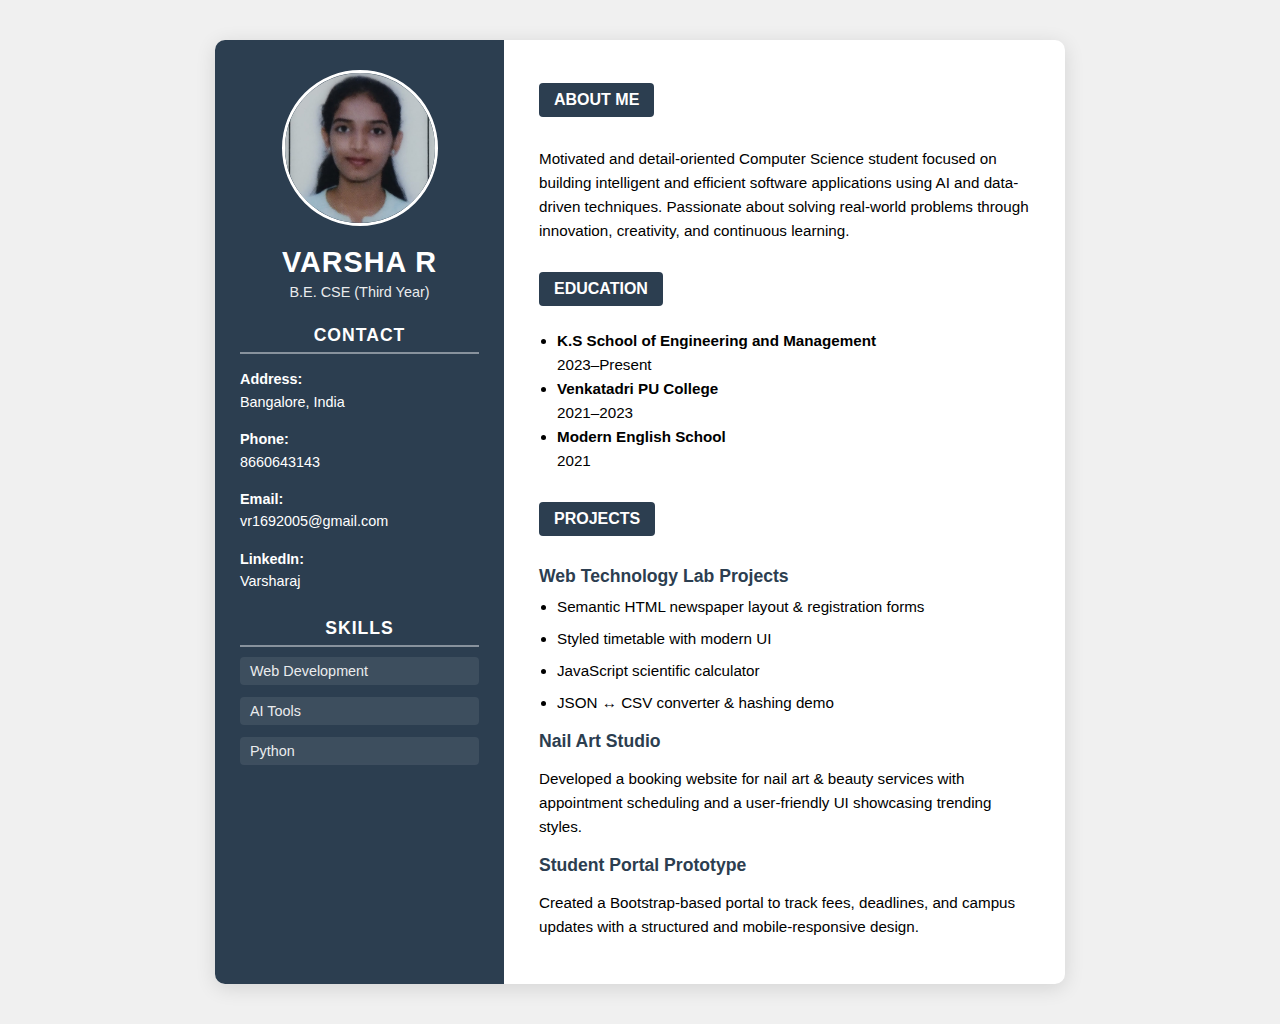
<file: resume/resume/vr.html>
<!DOCTYPE html>
<html lang="en">

<head>
    <meta charset="UTF-8">
    <meta name="viewport" content="width=device-width, initial-scale=1.0">
    <title>Varsha R - Resume</title>

    <style>
        body {
            font-family: Arial, sans-serif;
            margin: 0;
            background-color: #f0f0f0;
            padding: 40px 0;
            display: flex;
            justify-content: center;
        }

        .resume-container {
            display: flex;
            width: 850px;
            background-color: #ffffff;
            box-shadow: 0 4px 20px rgba(0, 0, 0, 0.12);
            border-radius: 10px;
            overflow: hidden;
        }

        /* LEFT COLUMN */
        .left-column {
            width: 34%;
            background-color: #2c3e50;
            color: #fff;
            padding: 30px 25px;
            box-sizing: border-box;
            text-align: center;
        }

        .profile-photo-container {
            width: 150px;
            height: 150px;
            border-radius: 50%;
            overflow: hidden;
            margin: 0 auto 20px auto;
            border: 3px solid #ffffff;
        }

        .profile-photo {
            width: 100%;
            height: 100%;
            object-fit: cover;
        }

        h1 {
            font-size: 1.8rem;
            margin: 10px 0 5px 0;
            font-weight: bold;
            letter-spacing: 1px;
        }

        .left-column p {
            margin: 5px 0 20px 0;
            font-size: 0.9rem;
            opacity: 0.9;
        }

        .left-title {
            margin-top: 25px;
            font-size: 1.1rem;
            letter-spacing: 1px;
            text-transform: uppercase;
            border-bottom: 2px solid #ffffff70;
            padding-bottom: 6px;
            margin-bottom: 10px;
        }

        .contact-section ul {
            list-style: none;
            padding: 0;
            text-align: left;
            font-size: 0.9rem;
        }

        .contact-section li {
            margin-bottom: 15px;
            line-height: 1.4rem;
        }

        .skills-section p {
            text-align: left;
            margin-bottom: 12px;
            background: #ffffff18;
            padding: 6px 10px;
            border-radius: 4px;
            font-size: 0.9rem;
        }

        /* RIGHT COLUMN */
        .right-column {
            width: 66%;
            padding: 30px 35px;
            box-sizing: border-box;
        }

        .section-header {
            background-color: #2c3e50;
            color: white;
            padding: 8px 15px;
            display: inline-block;
            border-radius: 4px;
            font-size: 1rem;
            text-transform: uppercase;
            margin-bottom: 15px;
        }

        .right-column p,
        .right-column li {
            font-size: 0.95rem;
            line-height: 1.5rem;
        }

        .education-section ul,
        .projects-section ul {
            padding-left: 18px;
            margin-top: 8px;
        }

        .projects-section h3 {
            margin: 15px 0 5px 0;
            font-size: 1.1rem;
            color: #2c3e50;
        }

        .projects-section ul li {
            margin-bottom: 8px;
        }

        @media (max-width: 768px) {
            .resume-container {
                flex-direction: column;
                width: 95%;
            }

            .left-column,
            .right-column {
                width: 100%;
                padding: 20px;
            }
        }
    </style>
</head>

<body>
    <div class="resume-container">

        <!-- LEFT -->
        <div class="left-column">
            <div class="profile-photo-container">
                <img src="varsha.jpg" alt="Varsha" class="profile-photo">
            </div>

            <h1>VARSHA R</h1>
            <p>B.E. CSE (Third Year)</p>

            <div class="contact-section">
                <h2 class="left-title">Contact</h2>
                <ul>
                    <li><b>Address:</b><br>Bangalore, India</li>
                    <li><b>Phone:</b><br>8660643143</li>
                    <li><b>Email:</b><br>vr1692005@gmail.com</li>
                    <li><b>LinkedIn:</b><br>Varsharaj</li>
                </ul>
            </div>

            <div class="skills-section">
                <h2 class="left-title">Skills</h2>
                <p>Web Development</p>
                <p>AI Tools</p>
                <p>Python</p>
            </div>
        </div>

        <!-- RIGHT -->
        <div class="right-column">

            <div class="about-me-section">
                <h2 class="section-header">About Me</h2>
                <p>
                    Motivated and detail-oriented Computer Science student focused on building intelligent and efficient
                    software applications using AI and data-driven techniques. Passionate about solving real-world
                    problems through innovation, creativity, and continuous learning.
                </p>
            </div>

            <div class="education-section">
                <h2 class="section-header">Education</h2>
                <ul>
                    <li><b>K.S School of Engineering and Management</b><br>2023–Present</li>
                    <li><b>Venkatadri PU College</b><br>2021–2023</li>
                    <li><b>Modern English School</b><br>2021</li>
                </ul>
            </div>

            <div class="projects-section">
                <h2 class="section-header">Projects</h2>

                <h3>Web Technology Lab Projects</h3>
                <ul>
                    <li>Semantic HTML newspaper layout & registration forms</li>
                    <li>Styled timetable with modern UI</li>
                    <li>JavaScript scientific calculator</li>
                    <li>JSON ↔ CSV converter & hashing demo</li>
                </ul>

                <h3>Nail Art Studio</h3>
                <p>
                    Developed a booking website for nail art & beauty services with appointment scheduling and a
                    user-friendly UI showcasing trending styles.
                </p>

                <h3>Student Portal Prototype</h3>
                <p>
                    Created a Bootstrap-based portal to track fees, deadlines, and campus updates with a structured and
                    mobile-responsive design.
                </p>
            </div>

        </div>
    </div>

</body>

</html>
</file>
